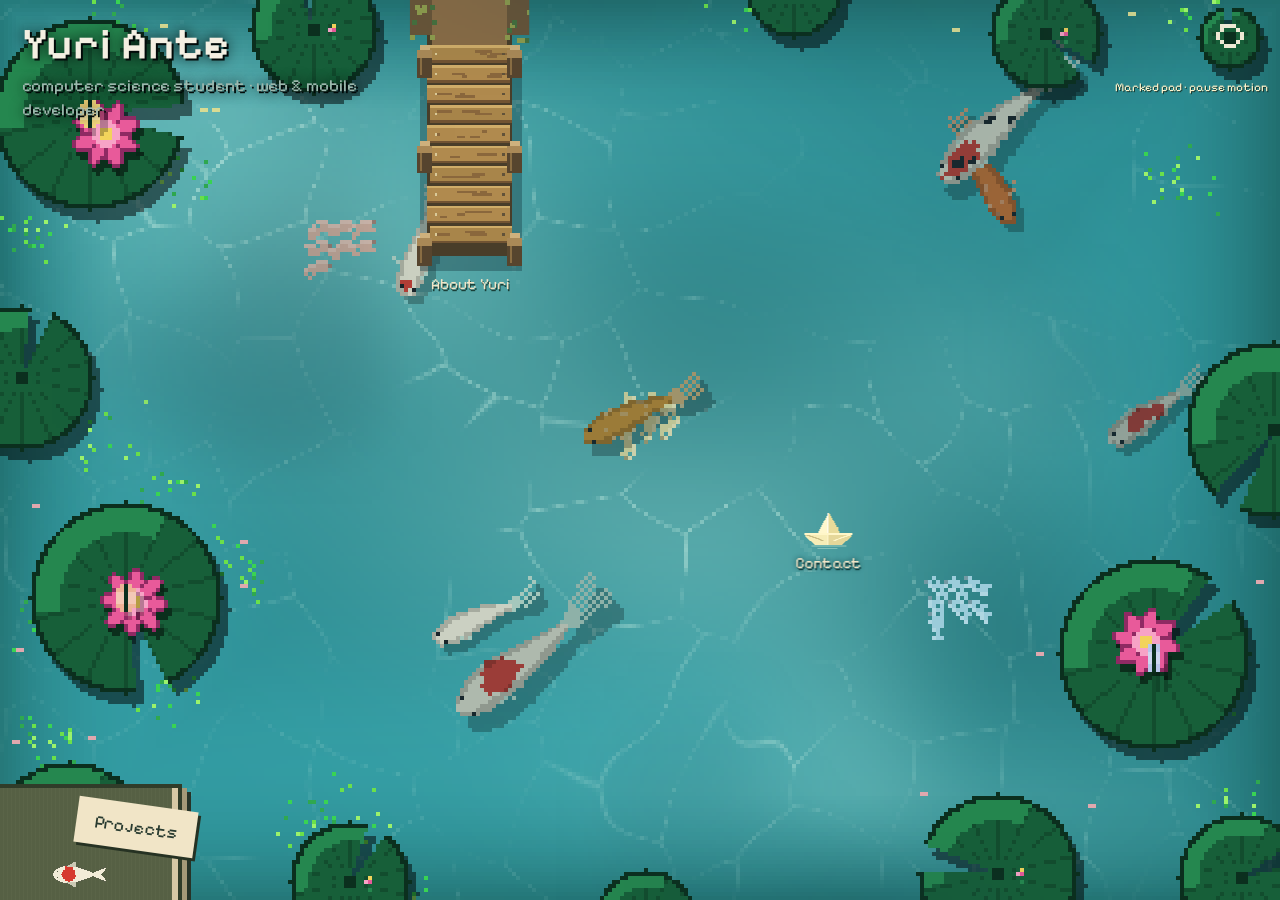
<file: index.html>
<!doctype html>
<html lang="en">
  <head>
    <meta charset="utf-8" />
    <meta name="viewport" content="width=device-width, initial-scale=1" />
    <meta http-equiv="refresh" content="0; url=koi-portfolio.html" />
    <title>Yuri Ante · Portfolio</title>
  </head>
  <body>
    <a href="koi-portfolio.html">Open Yuri Ante’s koi pond portfolio</a>
  </body>
</html>
</file>
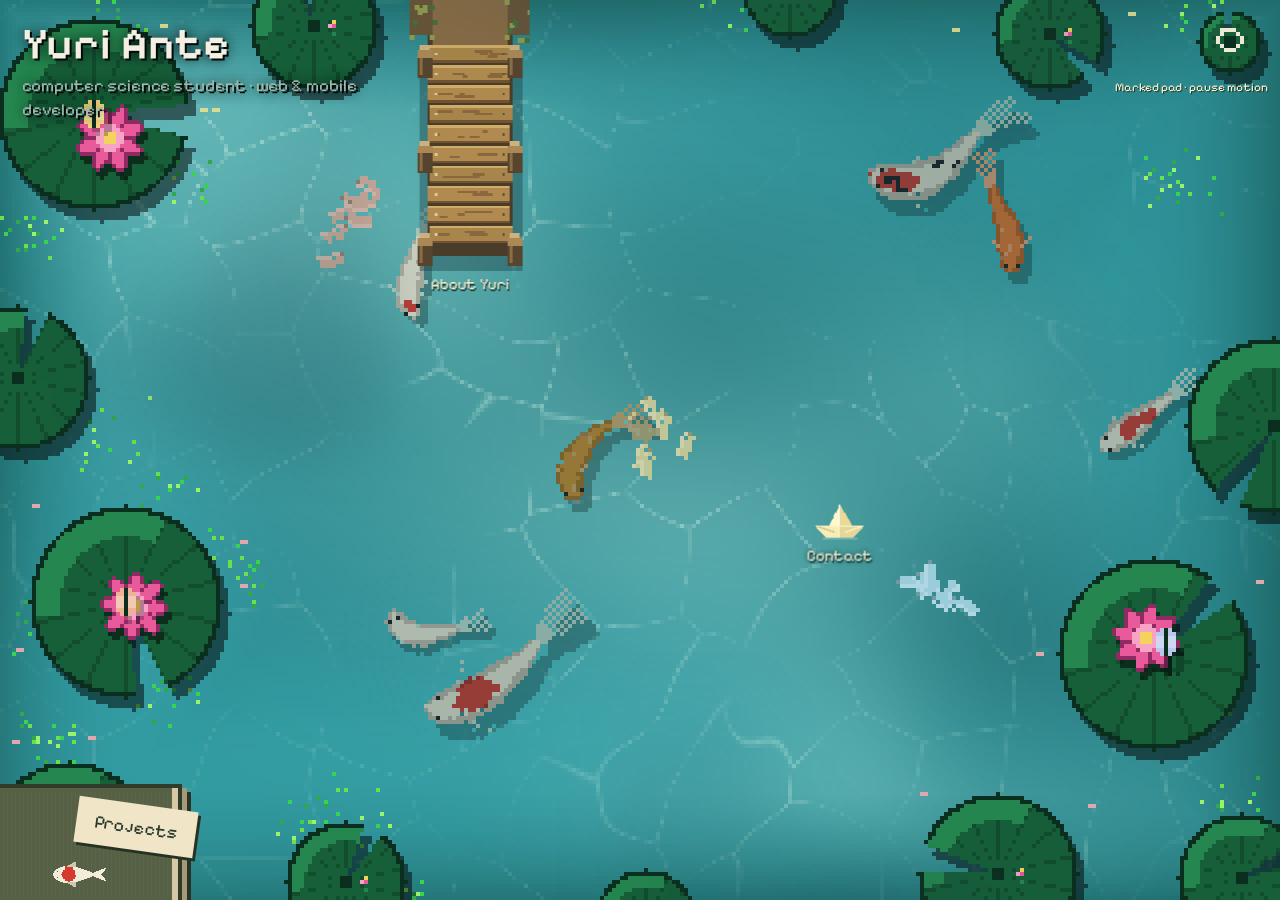
<file: koi-portfolio.html>
<!doctype html>
<html lang="en">
  <head>
    <meta charset="utf-8" />
    <meta name="viewport" content="width=device-width, initial-scale=1, viewport-fit=cover" />
    <title>Yuri Ante · Portfolio</title>
    <link rel="preconnect" href="https://fonts.googleapis.com" />
    <link rel="preconnect" href="https://fonts.gstatic.com" crossorigin />
    <link
      href="https://fonts.googleapis.com/css2?family=Pixelify+Sans:wght@400;600&display=swap"
      rel="stylesheet"
    />
    <link rel="stylesheet" href="styles/pond.css" />
  </head>
  <body>
    <canvas
      id="pond"
      role="img"
      aria-label="Interactive pixel-art koi pond. Click a koi to view its project, or click water to startle nearby fish and draw the koi back. Use the project picker for keyboard access."
    ></canvas>
    <header class="hdr"><h1 id="nm"></h1><p id="tg"></p></header>
    <div id="tip" role="status"></div>
    <button
      class="motion-control"
      id="motion"
      type="button"
      aria-pressed="false"
      aria-label="Still water — reduce motion"
      aria-describedby="pad-hint"
      ><span class="pad-label">Still water: <span id="motion-state">Off</span></span></button
    >
    <span id="pad-hint">Marked pad · pause motion</span>
    <button
      id="about-dock"
      class="garden-object"
      type="button"
      aria-label="About Yuri"
      aria-controls="about-board"
      aria-expanded="false"
      ><canvas id="dock-art" width="48" height="108" aria-hidden="true"></canvas
      ><span class="dock-name">About Yuri</span></button
    >
    <section id="about-board" aria-labelledby="about-title" hidden inert
      ><header
        ><div><p>Notes from the dock</p><h2 id="about-title" tabindex="-1">About Yuri</h2></div
        ><button id="about-back" type="button">Back to pond</button></header
      ><div id="about-content" tabindex="0" role="region" aria-label="About Yuri information"></div
      ><footer
        ><span class="resume-roll" aria-hidden="true"></span
        ><a class="paper-link" href="assets/yuri-ante-resume-public.pdf" download="Yuri-Ante-Resume-Public.pdf"
          >Download résumé</a
        ></footer
      ></section
    >
    <button
      id="contact-boat"
      class="garden-object"
      type="button"
      aria-label="Contact Yuri"
      aria-controls="book"
      ><canvas id="boat-art" width="56" height="44" aria-hidden="true"></canvas
      ><span class="boat-label">Contact</span></button
    >
    <div class="project-picker" id="picker">
      <button
        class="journal-trigger"
        id="index-toggle"
        type="button"
        aria-expanded="false"
        aria-controls="book"
        aria-label="Open project journal"
        ><span class="cover-bookmark">Projects</span
        ><canvas
          class="cover-emblem"
          id="cover-emblem"
          width="80"
          height="48"
          aria-hidden="true"
        ></canvas
        ><span class="cover-title" aria-hidden="true">POND<br />FIELD NOTES</span></button
      >
      <section id="book" aria-labelledby="page-title" hidden inert>
        <div id="book-cover" aria-hidden="true"
          ><span class="cover-bookmark">Projects</span
          ><canvas id="moving-emblem" width="80" height="48"></canvas
          ><span>POND<br />FIELD NOTES</span></div
        >
        <header class="book-heading"
          ><div
            ><div class="book-label"
              ><canvas id="page-emblem" width="80" height="48" aria-hidden="true"></canvas
              ><p id="page-kicker"></p></div
            ><h2 id="page-title" tabindex="-1"></h2></div
          ><button id="close-journal" type="button">Close journal</button></header
        >
        <div id="page-body" tabindex="0" role="region" aria-label="Journal content"></div>
        <div id="page-leaf" aria-hidden="true"></div>
        <footer class="book-footer"
          ><div class="book-tools"
            ><button id="contents" type="button">Contents</button
            ><span id="page-count" aria-live="off"></span></div
          ><nav aria-label="Journal pages"
            ><button id="previous" type="button">Previous project</button
            ><button id="next" type="button">Next project</button></nav
          ></footer
        >
      </section>
    </div>
    <p class="sr" id="hint"
      >Choose a koi to open its story. Tap water: nearby fish scatter, then koi return.</p
    >
    <div id="announcement" class="sr" role="status" aria-live="polite"></div>
    <noscript>This portfolio is an interactive pond and needs JavaScript.</noscript>
    <script src="scripts/pond.js"></script>
  </body>
</html>
</file>
<file: styles/pond.css>
:root {
  --ink: #f4efe2;
  --dim: #9db8ae;
  --bg: #04100f;
  --panel: #071a19;
  --line: #2a8a78;
  --shadow: #020a09;
  --pix: "Pixelify Sans", "Courier New", monospace;
  --paper: #f1e5c7;
  --paper-edge: #bda77b;
  --paper-ink: #293b30;
  --paper-dim: #59604a;
  --paper-rule: #b6a57f;
  --wood: #67482f;
  --wood-edge: #a17a4a;
  --wood-dark: #302b20;
}
* {
  box-sizing: border-box;
}
html,
body {
  height: 100%;
  margin: 0;
  overflow: hidden;
  background: var(--bg);
  color: var(--ink);
  font-family: var(--pix);
}
#pond {
  position: fixed;
  left: 0;
  top: 0;
  image-rendering: crisp-edges;
  image-rendering: pixelated;
  touch-action: manipulation;
  cursor: pointer;
}
.hdr {
  position: fixed;
  left: 0;
  top: 0;
  pointer-events: none;
  text-shadow:
    2px 2px 0 var(--shadow),
    0 0 14px var(--shadow);
  padding: calc(18px + env(safe-area-inset-top, 0px)) 22px 0
    calc(22px + env(safe-area-inset-left, 0px));
}
h1 {
  margin: 0;
  font-size: clamp(26px, 5vw, 44px);
  font-weight: 600;
  letter-spacing: 0.02em;
}
.hdr p {
  margin: 4px 0 0;
  color: var(--dim);
  font-size: clamp(13px, 2vw, 17px);
}
.hint {
  position: fixed;
  left: 0;
  right: 0;
  bottom: calc(16px + env(safe-area-inset-bottom, 0px));
  text-align: center;
  color: var(--dim);
  font-size: 15px;
  pointer-events: none;
  text-shadow: 2px 2px 0 var(--shadow);
  transition: opacity 1.2s;
}
.hint.done {
  opacity: 0.35;
}
#tip {
  position: fixed;
  z-index: 3;
  pointer-events: none;
  padding: 5px 9px;
  background: var(--panel);
  border: 2px solid var(--line);
  box-shadow: 3px 3px 0 var(--shadow);
  font-size: 14px;
  white-space: nowrap;
  opacity: 0;
  transition: opacity 0.12s;
}
#tip.on {
  opacity: 1;
}
#tip small {
  display: block;
  color: var(--dim);
  font-size: 11px;
}
.sr {
  position: absolute;
  width: 1px;
  height: 1px;
  overflow: hidden;
  clip: rect(0 0 0 0);
  white-space: nowrap;
  margin: 0;
  padding: 0;
}
@media (prefers-reduced-motion: reduce) {
  .hint,
  #tip {
    transition: none;
  }
}
/* Project UI stays at native resolution while the pond camera stays pixelated. */
button,
select,
a {
  font: inherit;
}
button,
select {
  min-height: 44px;
  border: 1px solid var(--line);
  border-radius: 0;
  background: var(--panel);
  color: var(--ink);
  padding: 10px 14px;
}
button {
  cursor: pointer;
}
button:hover {
  background: #12362e;
}
:focus-visible {
  outline: 3px solid #f2d35b;
  outline-offset: 4px;
}
[hidden] {
  display: none !important;
}
/* Pocket notebook: only its cover moves; the readable page remains flat. */
.project-picker {
  position: fixed;
  inset: 0;
  z-index: 4;
  pointer-events: none;
}
.project-picker button,
.pocket-sheet {
  pointer-events: auto;
}
.journal-trigger {
  position: absolute;
  left: -32px;
  bottom: -116px;
  width: 214px;
  height: 232px;
  transform: rotate(-8deg);
  transform-origin: bottom left;
  padding: 0;
  border: 4px solid #303c29;
  background: repeating-linear-gradient(90deg, transparent 0 3px, #d9dab008 3px 4px), #566044;
  color: var(--paper);
  box-shadow:
    inset 14px 0 #394532,
    inset -6px 0 #d6c8a5,
    5px 4px #a59978,
    9px 8px #273328;
  transition: transform 0.18s ease;
}
.journal-trigger:hover,
.journal-trigger:focus-visible {
  background-color: #626d4d;
  transform: rotate(-5deg) translateY(-12px);
}
.cover-bookmark {
  position: absolute;
  top: 16px;
  right: -18px;
  background: var(--paper);
  color: var(--paper-ink);
  padding: 12px 18px;
  box-shadow: 3px 3px #263223;
  font-size: 18px;
  transform: rotate(8deg);
}
.cover-emblem {
  position: absolute;
  width: 80px;
  height: 48px;
  left: 68px;
  top: 62px;
  image-rendering: pixelated;
}
.cover-title {
  position: absolute;
  left: 66px;
  top: 112px;
  font-size: 14px;
  letter-spacing: 0.1em;
  text-align: left;
}
.pocket-sheet {
  position: absolute;
  left: 24px;
  bottom: 112px;
  width: min(410px, calc(100vw - 48px));
  max-height: calc(100dvh - 144px);
  display: flex;
  flex-direction: column;
  background: var(--paper);
  color: var(--paper-ink);
  border: 3px solid var(--paper-edge);
  box-shadow:
    4px 0 #cdbb93,
    8px 4px #514d36,
    8px 8px #020a0966;
  transform: translateY(40px);
  opacity: 0;
  transition:
    transform 0.22s ease 0.28s,
    opacity 0.18s ease 0.32s;
  perspective: 1000px;
}
.pocket-sheet.is-open {
  transform: translateY(0);
  opacity: 1;
  transition-delay: 0s;
}
.pocket-cover {
  position: absolute;
  inset: -3px;
  z-index: 2;
  pointer-events: none;
  transform-origin: left center;
  background: repeating-linear-gradient(90deg, transparent 0 3px, #d9dab008 3px 4px), #566044;
  border: 4px solid #303c29;
  box-shadow: inset 12px 0 #394532;
  transform: rotateY(0);
  opacity: 1;
  transition:
    transform 0.26s ease,
    opacity 0.2s ease;
}
.pocket-cover::after {
  content: "POND FIELD NOTES";
  position: absolute;
  top: 36%;
  left: 22%;
  right: 15%;
  text-align: center;
  color: var(--paper);
  font-size: 26px;
  line-height: 1.5;
}
.is-open .pocket-cover {
  transform: rotateY(-100deg);
  opacity: 0;
  transition-delay: 0.2s;
}
.notebook-page {
  display: flex;
  flex-direction: column;
  min-height: 0;
  opacity: 0;
  transition: opacity 0.12s ease;
}
.is-open .notebook-page {
  opacity: 1;
  transition-delay: 0.3s;
}
.notebook-heading {
  padding: 16px 18px 12px 28px;
  border-bottom: 1px solid var(--paper-rule);
  display: flex;
  align-items: center;
  justify-content: space-between;
  gap: 12px;
}
.notebook-heading h2 {
  font-size: 24px;
  font-weight: 400;
  margin: 0;
}
.notebook-heading small {
  display: block;
  font-size: 12px;
  color: var(--paper-dim);
  margin-bottom: 4px;
  letter-spacing: 0.08em;
}
.notebook-heading button {
  min-height: 44px;
  background: transparent;
  color: var(--paper-ink);
  border: 1px solid var(--paper-rule);
  padding: 8px;
  font-size: 14px;
}
.notebook-heading button:hover {
  background: #dfd0ac;
}
.notebook-entries {
  overflow: auto;
  overscroll-behavior: contain;
  min-height: 0;
  padding: 8px 14px 8px 24px;
  background:
    linear-gradient(90deg, transparent 16px, #ab7d6855 16px 17px, transparent 17px),
    repeating-linear-gradient(0deg, transparent 0 27px, #b6a57f33 27px 28px);
  scrollbar-color: var(--paper-edge) var(--paper);
}
.index-choice {
  display: flex;
  width: 100%;
  align-items: center;
  gap: 8px;
  min-height: 52px;
  padding: 8px 4px;
  text-align: left;
  border: 0;
  border-bottom: 1px solid #b6a57f88;
  background: transparent;
  color: var(--paper-ink);
  font-size: 17px;
}
.index-choice:hover,
.index-choice[aria-current="true"] {
  background: #dfd0ac;
}
.pocket-sheet :focus-visible {
  outline: 3px solid #295e50;
  outline-offset: -3px;
}
.index-number {
  font-size: 12px;
  color: var(--paper-dim);
}
.index-choice canvas {
  width: 48px;
  height: 29px;
  image-rendering: pixelated;
  flex-shrink: 0;
}
.field-note {
  margin: 0;
  padding: 12px 18px 12px 28px;
  border-top: 1px solid var(--paper-rule);
  font-size: 13px;
  line-height: 1.4;
  color: var(--paper-dim);
}
.motion-control {
  position: fixed;
  z-index: 4;
  right: 28px;
  top: 24px;
  display: flex;
  align-items: center;
  gap: 10px;
  padding: 10px 12px;
  color: #fff1cf;
  border: 3px solid var(--wood-dark);
  font-size: 15px;
  background:
    repeating-linear-gradient(0deg, transparent 0 7px, #3b2e2428 7px 9px, transparent 9px 17px),
    var(--wood);
  box-shadow:
    inset 0 2px var(--wood-edge),
    4px 0 var(--wood-dark),
    -4px 0 var(--wood-dark),
    0 4px var(--wood-dark);
  text-shadow: 1px 2px var(--wood-dark);
}
.motion-control:hover {
  background-color: #735237;
  border-color: var(--wood-edge);
}
.motion-control span {
  white-space: nowrap;
  flex-shrink: 0;
}
.motion-state {
  background: var(--paper);
  color: var(--paper-ink);
  padding: 3px 6px;
  font-size: 12px;
  text-shadow: none;
  min-width: 28px;
}
.water-mark {
  position: relative;
  width: 24px;
  height: 16px;
  border: 2px solid currentColor;
  clip-path: polygon(
    0 25%,
    16% 25%,
    16% 0,
    84% 0,
    84% 25%,
    100% 25%,
    100% 75%,
    84% 75%,
    84% 100%,
    16% 100%,
    16% 75%,
    0 75%
  );
}
.water-mark::after {
  content: "";
  position: absolute;
  inset: 4px;
  border-top: 2px solid currentColor;
}
.motion-control[aria-pressed="true"] .water-mark {
  height: 2px;
  border: 0;
  background: currentColor;
  clip-path: none;
}
body.calm .journal-trigger,
body.calm .pocket-sheet,
body.calm .pocket-cover,
body.calm .notebook-page {
  transition: none;
}
body.calm .journal-trigger:hover,
body.calm .journal-trigger:focus-visible {
  transform: rotate(-8deg);
}
.project-view {
  position: fixed;
  inset: 0;
  z-index: 5;
  pointer-events: none;
}
.project-view button,
.project-view a,
.project-card {
  pointer-events: auto;
}
.back-button {
  position: absolute;
  left: 24px;
  top: 24px;
  padding: 10px 18px;
  color: #fff1cf;
  border: 3px solid var(--wood-dark);
  background:
    repeating-linear-gradient(0deg, transparent 0 7px, #3b2e241f 7px 9px, transparent 9px 17px),
    var(--wood);
  box-shadow:
    inset 0 2px var(--wood-edge),
    inset 0 -3px #493421,
    4px 0 var(--wood-dark),
    -4px 0 var(--wood-dark),
    0 4px var(--wood-dark);
  text-shadow: 1px 2px #30251c;
}
.back-button:hover {
  background-color: #735237;
  border-color: var(--wood-edge);
  box-shadow:
    inset 0 2px #c29b67,
    inset 0 -3px #493421,
    4px 0 var(--wood-dark),
    -4px 0 var(--wood-dark),
    0 4px var(--wood-dark);
}
.back-arrow {
  display: inline-block;
  width: 14px;
  height: 12px;
  margin-right: 10px;
  background: currentColor;
  clip-path: polygon(0 50%, 40% 0, 40% 32%, 100% 32%, 100% 68%, 40% 68%, 40% 100%);
  vertical-align: -1px;
}
.focus-caption {
  position: absolute;
  left: 6%;
  bottom: 20%;
  width: 36%;
  text-align: center;
  text-shadow: 2px 2px var(--shadow);
}
.eyebrow {
  color: var(--dim);
  font: 14px/1.5 var(--pix);
  letter-spacing: 0.08em;
  text-transform: uppercase;
  margin: 0 0 12px;
}
.focus-caption p {
  font-size: 20px;
  margin: 8px 0;
}
.project-card {
  position: absolute;
  right: 28px;
  top: 88px;
  bottom: 28px;
  width: min(480px, 46vw);
  display: flex;
  flex-direction: column;
  color: var(--paper-ink);
  background: repeating-linear-gradient(0deg, transparent 0 5px, #8c754c06 5px 6px), var(--paper);
  border: 0;
  box-shadow:
    4px 0 var(--paper-edge),
    -4px 0 var(--paper-edge),
    0 -4px var(--paper-edge),
    0 4px var(--paper-edge),
    8px 4px #544b36,
    4px 8px #544b36,
    10px 10px #020a0966;
  animation: reveal 0.3s ease-out;
}
.project-card::before {
  content: "";
  position: absolute;
  pointer-events: none;
  top: 0;
  bottom: 0;
  left: 14px;
  width: 1px;
  background: #aa806955;
}
.project-card::after {
  content: "";
  position: absolute;
  pointer-events: none;
  top: 20px;
  bottom: 20px;
  left: 4px;
  width: 4px;
  background: repeating-linear-gradient(
    0deg,
    transparent 0 24px,
    #9d8a653f 24px 28px,
    transparent 28px 32px
  );
}
.card-scroll {
  overflow: auto;
  overscroll-behavior: contain;
  padding: 24px 28px 28px 32px;
  flex: 1;
  min-height: 0;
  scrollbar-color: var(--paper-edge) var(--paper);
}
.journal-header {
  display: flex;
  align-items: center;
  justify-content: space-between;
  gap: 12px;
  padding-bottom: 16px;
  margin-bottom: 24px;
  border-bottom: 2px solid var(--paper-rule);
}
.journal-brand {
  display: flex;
  align-items: center;
  gap: 12px;
}
.journal-brand span {
  font-size: 14px;
  line-height: 1.2;
  letter-spacing: 0.06em;
  text-transform: uppercase;
}
#koi-emblem {
  width: 80px;
  height: 48px;
  image-rendering: pixelated;
  flex-shrink: 0;
}
.entry-tab {
  background: var(--paper-ink);
  color: var(--paper);
  padding: 8px;
  font-size: 13px;
  white-space: nowrap;
  box-shadow: 3px 3px var(--paper-edge);
}
.project-card .eyebrow {
  color: var(--paper-dim);
  font-size: 13px;
  letter-spacing: 0.05em;
}
.project-card h2 {
  font-size: clamp(28px, 3vw, 36px);
  line-height: 1.1;
  font-weight: 600;
  margin: 0 0 16px;
  overflow-wrap: anywhere;
}
.project-card .summary,
.project-card dl,
.project-card .detail,
.project-card .project-links {
  font: 18px/1.65 var(--pix);
  font-weight: 400;
}
.project-card :focus-visible {
  outline: 3px solid #295e50;
  outline-offset: 3px;
}
.summary {
  margin: 0 0 20px;
}
.project-card dl {
  margin: 24px 0;
  display: grid;
  gap: 16px;
}
.project-card dt {
  font-size: 13px;
  letter-spacing: 0.08em;
  text-transform: uppercase;
  color: var(--paper-dim);
}
.project-card dd {
  margin: 3px 0 0;
}
.detail {
  padding-top: 20px;
  border-top: 1px solid var(--paper-rule);
  margin: 0;
}
.screenshot-placeholder {
  position: relative;
  aspect-ratio: 16/9;
  display: grid;
  place-content: center;
  text-align: center;
  border: 8px solid #fff8e6;
  outline: 1px solid #c6b58d;
  background: #ded5bb;
  color: var(--paper-dim);
  gap: 8px;
  padding: 16px;
  box-shadow: 3px 4px #b4a17a55;
}
.screenshot-placeholder span {
  font-size: 20px;
  color: var(--paper-ink);
}
.screenshot-placeholder small {
  font: 14px/1.5 var(--pix);
}
.photo-corner {
  position: absolute;
  width: 16px;
  height: 16px;
  border: 0 solid #89724c;
  pointer-events: none;
}
.photo-corner:nth-of-type(1) {
  top: -10px;
  left: -10px;
  border-top-width: 5px;
  border-left-width: 5px;
}
.photo-corner:nth-of-type(2) {
  top: -10px;
  right: -10px;
  border-top-width: 5px;
  border-right-width: 5px;
}
.photo-corner:nth-of-type(3) {
  bottom: -10px;
  left: -10px;
  border-bottom-width: 5px;
  border-left-width: 5px;
}
.photo-corner:nth-of-type(4) {
  bottom: -10px;
  right: -10px;
  border-bottom-width: 5px;
  border-right-width: 5px;
}
.project-links {
  display: flex;
  gap: 16px;
  margin-top: 20px;
}
.project-links a {
  color: var(--paper-ink);
  text-underline-offset: 4px;
}
.project-navigation {
  padding: 12px 20px 12px 28px;
  border-top: 1px solid var(--paper-rule);
  display: flex;
  align-items: center;
  justify-content: space-between;
  gap: 8px;
  background: #e9dab7;
}
.project-navigation button {
  position: relative;
  color: var(--paper-ink);
  background: transparent;
  border: 0;
  border-bottom: 2px solid var(--paper-rule);
  padding: 10px 8px;
  font-size: 16px;
}
.project-navigation button:hover {
  background: #dbc79d;
  border-color: var(--paper-ink);
}
#previous::before,
#next::after {
  content: "";
  display: inline-block;
  border: 5px solid transparent;
  vertical-align: 0;
}
#previous::before {
  border-right-color: currentColor;
  margin-right: 8px;
  border-left: 0;
}
#next::after {
  border-left-color: currentColor;
  margin-left: 8px;
  border-right: 0;
}
.project-count {
  color: var(--paper-dim);
  font-size: 14px;
  white-space: nowrap;
}
body.project-open .hdr,
body.project-open .hint,
body.project-open .project-picker {
  visibility: hidden;
}
@keyframes reveal {
  from {
    opacity: 0;
    transform: translateY(8px);
  }
  to {
    opacity: 1;
    transform: translateY(0);
  }
}
body.calm .project-card {
  animation: none;
}
body.calm .hint,
body.calm #tip {
  transition: none;
}
@media (max-width: 700px) {
  .hdr {
    padding: 20px 16px;
  }
  .hdr p {
    max-width: 230px;
    line-height: 1.4;
  }
  .journal-trigger {
    left: -32px;
    bottom: -126px;
    width: 188px;
    height: 220px;
  }
  .cover-bookmark {
    font-size: 16px;
    padding: 10px 14px;
  }
  .cover-emblem {
    left: 62px;
    top: 62px;
    width: 64px;
    height: 38px;
  }
  .pocket-sheet {
    left: 16px;
    bottom: calc(108px + env(safe-area-inset-bottom));
    width: calc(100vw - 32px);
    max-height: calc(100dvh - 184px - env(safe-area-inset-bottom));
  }
  .notebook-heading {
    padding: 12px 12px 10px 24px;
  }
  .notebook-heading h2 {
    font-size: 20px;
  }
  .notebook-heading small {
    font-size: 10px;
    letter-spacing: 0.04em;
  }
  .notebook-heading button {
    font-size: 12px;
    padding: 6px;
    white-space: nowrap;
  }
  .notebook-entries {
    padding: 6px 10px 6px 22px;
  }
  .index-choice {
    font-size: 15px;
    gap: 6px;
    min-height: 50px;
  }
  .index-choice canvas {
    width: 40px;
    height: 24px;
  }
  .field-note {
    padding: 10px 14px 10px 24px;
    font-size: 12px;
  }
  .motion-control {
    right: 16px;
    top: 106px;
    font-size: 12px;
    padding: 6px;
    gap: 6px;
    min-height: 44px;
  }
  .water-mark {
    width: 18px;
    height: 12px;
  }
  .motion-state {
    font-size: 11px;
    padding: 3px;
  }
  body.project-open .motion-control {
    top: 12px;
  }
  body.index-open .motion-control {
    top: 12px;
  }
  body.index-open .hdr {
    visibility: hidden;
  }
  .back-button {
    left: 16px;
    top: 12px;
    font-size: 14px;
    padding: 8px;
  }
  .back-arrow {
    width: 10px;
    margin-right: 6px;
  }
  .project-card {
    left: 16px;
    right: 16px;
    top: clamp(180px, 34dvh, 280px);
    bottom: 16px;
    width: auto;
  }
  .card-scroll {
    padding: 20px 20px 24px 28px;
  }
  .project-card h2 {
    font-size: 28px;
  }
  .project-card .summary,
  .project-card dl,
  .project-card .detail,
  .project-card .project-links {
    font-size: 17px;
  }
  .journal-header {
    gap: 8px;
    margin-bottom: 20px;
    padding-bottom: 12px;
  }
  .journal-brand {
    gap: 8px;
  }
  .journal-brand span {
    font-size: 12px;
  }
  #koi-emblem {
    width: 56px;
    height: 34px;
  }
  .entry-tab {
    font-size: 12px;
    padding: 6px;
  }
  .focus-caption {
    display: none;
  }
  .project-navigation {
    padding: 10px 12px 10px 20px;
  }
  .project-navigation button {
    font-size: 14px;
  }
}
@media (prefers-reduced-motion: reduce) {
  .project-card {
    animation: none;
  }
  .journal-trigger,
  .pocket-sheet,
  .pocket-cover,
  .notebook-page {
    transition: none;
  }
  .journal-trigger:hover,
  .journal-trigger:focus-visible {
    transform: rotate(-8deg);
  }
}
/* Unified journal and its bounded lily-pad switch. */
.journal-trigger,
.journal-trigger:hover,
.journal-trigger:focus-visible,
body.calm .journal-trigger:hover,
body.calm .journal-trigger:focus-visible {
  transform: none;
}
.journal-trigger:hover,
.journal-trigger:focus-visible {
  translate: 0 0;
}
body.book-visible .journal-trigger {
  visibility: hidden;
  translate: 0 0;
}
body.project-open .project-picker {
  visibility: visible;
}
#book {
  position: absolute;
  right: 24px;
  top: 104px;
  bottom: 24px;
  width: min(510px, 48vw);
  display: flex;
  flex-direction: column;
  pointer-events: auto;
  transform-origin: top left;
  background: var(--paper);
  color: var(--paper-ink);
  border: 3px solid var(--paper-edge);
  box-shadow:
    5px 4px #a59978,
    9px 8px #273328;
  isolation: isolate;
}
#book-cover {
  position: absolute;
  inset: -3px;
  z-index: 5;
  pointer-events: none;
  transform-origin: left;
  background: repeating-linear-gradient(90deg, transparent 0 3px, #d9dab008 3px 4px), #566044;
  border: 4px solid #303c29;
  box-shadow:
    inset 14px 0 #394532,
    inset -6px 0 #d6c8a5;
  backface-visibility: hidden;
}
#book-cover > span:last-child {
  position: absolute;
  top: 48%;
  left: 30%;
  font-size: 24px;
  letter-spacing: 0.08em;
  color: var(--paper);
}
#moving-emblem {
  position: absolute;
  top: 26%;
  left: 30%;
  width: 40%;
  height: auto;
  image-rendering: pixelated;
}
.book-heading {
  flex: 0 0 88px;
  min-height: 88px;
  padding: 12px 16px 8px 24px;
  display: flex;
  justify-content: space-between;
  align-items: center;
  gap: 12px;
  border-bottom: 1px solid var(--paper-rule);
}
.book-heading > div {
  min-width: 0;
}
.book-heading h2 {
  font-size: 24px;
  line-height: 1.1;
  margin: 0;
  overflow-wrap: anywhere;
  font-weight: 400;
}
.book-heading p {
  font-size: 12px;
  color: var(--paper-dim);
  margin: 0;
}
.book-label {
  display: flex;
  align-items: center;
  gap: 6px;
  margin-bottom: 4px;
  min-height: 20px;
}
#page-emblem {
  width: 32px;
  height: 20px;
  image-rendering: pixelated;
  flex-shrink: 0;
}
#page-leaf {
  position: absolute;
  right: 0;
  top: 90px;
  bottom: 86px;
  width: 40px;
  background: linear-gradient(90deg, #e9dab7, #fff8e6);
  opacity: 0;
  pointer-events: none;
  transform-origin: right;
  z-index: 2;
}
#book button {
  color: var(--paper-ink);
  background: transparent;
  border-color: var(--paper-rule);
}
#book button:hover {
  background: #dfd0ac;
}
#book button:disabled {
  opacity: 0.4;
  cursor: default;
}
#book :focus-visible {
  outline: 3px solid #295e50;
  outline-offset: -3px;
}
#close-journal {
  font-size: 13px;
  padding: 6px;
  flex-shrink: 0;
  max-width: 76px;
}
#page-body,
#measure-page {
  font: 18px/1.5 var(--pix);
  padding: 12px 20px 0 24px;
  overflow: hidden;
  background:
    linear-gradient(90deg, transparent 14px, #ab7d6855 14px 15px, transparent 15px),
    repeating-linear-gradient(0deg, transparent 0 26px, #b6a57f22 26px 27px);
}
#page-body {
  flex: 1;
  min-height: 0;
}
#measure-page {
  position: absolute;
  visibility: hidden;
  pointer-events: none;
  left: 0;
  top: 0;
  box-sizing: border-box;
}
.page-paragraph {
  margin: 0 0 12px;
  overflow-wrap: anywhere;
}
.page-photo {
  margin: 0 0 12px;
  border: 6px solid #fff8e6;
  outline: 1px solid var(--paper-edge);
  display: flex;
  flex-direction: column;
  align-items: center;
  justify-content: center;
  gap: 6px;
  text-align: center;
  background: #ded5bb;
  font-size: 17px;
}
/* Screenshots retain their original aspect ratio and smooth image rendering. */
.page-photo {
  position: relative;
  padding: 8px;
}
.page-photo::before,
.page-photo::after {
  content: "";
  position: absolute;
  width: 14px;
  height: 14px;
  border: solid #bca779;
  pointer-events: none;
}
.page-photo::before {
  left: -6px;
  top: -6px;
  border-width: 4px 0 0 4px;
}
.page-photo::after {
  right: -6px;
  bottom: -6px;
  border-width: 0 4px 4px 0;
}
.page-photo img {
  display: block;
  width: 100%;
  height: auto;
  image-rendering: auto;
}
.page-photo p {
  margin: 4px 0;
  font-size: 16px;
}
#page-body > .paper-link {
  margin-bottom: 14px;
}
.page-photo small {
  font-size: 13px;
}
#page-body .index-choice,
#measure-page .index-choice {
  font-size: 17px;
  min-height: 48px;
  margin: 0;
  padding: 6px 0;
  line-height: 1.25;
}
.book-footer {
  flex-shrink: 0;
  padding: 6px 14px 8px 22px;
  border-top: 1px solid var(--paper-rule);
  background: #e9dab7;
  font-size: 13px;
}
.book-tools {
  display: flex;
  align-items: center;
  justify-content: space-between;
}
.book-footer nav {
  display: flex;
  justify-content: space-between;
  gap: 8px;
}
.book-footer button {
  font-size: 14px;
  padding: 6px 8px;
  min-height: 44px;
  border: 0;
}
.book-tools button {
  min-height: 32px;
}
.motion-control {
  width: 146px;
  height: 78px;
  right: 24px;
  top: 12px;
  border: 0;
  box-shadow: none;
  background: none !important;
  text-shadow: none;
  color: #fff4d4;
  display: flex;
  flex-wrap: wrap;
  align-content: center;
  justify-content: center;
  gap: 4px 8px;
  animation: pad-drift 12s ease-in-out infinite;
  isolation: isolate;
}
.motion-control::before {
  content: "";
  position: absolute;
  inset: 0;
  z-index: -1;
  background:
    repeating-conic-gradient(from 10deg at 50% 60%, #23472d 0deg 2deg, transparent 2deg 48deg),
    #386344;
  box-shadow: inset 0 -8px #203f29;
  clip-path: polygon(
    8% 20%,
    22% 8%,
    44% 0,
    70% 5%,
    86% 18%,
    65% 44%,
    96% 33%,
    100% 58%,
    89% 82%,
    64% 100%,
    30% 94%,
    8% 75%,
    0 48%
  );
}
.motion-control:hover::before {
  background-color: #416e4b;
}
.motion-control:hover,
.motion-control:focus-within,
.motion-control:active,
.motion-control.held {
  animation-play-state: paused;
}
.motion-control .water-mark {
  display: none;
}
.motion-state {
  background: #f1e5c7;
}
@keyframes pad-drift {
  0%,
  100% {
    transform: translate(0, 0) rotate(-2deg);
  }
  50% {
    transform: translate(-6px, 4px) rotate(2deg);
  }
}
body.calm .motion-control {
  animation: none;
}
@media (max-width: 700px) {
  #book {
    left: 16px;
    right: 16px;
    top: 148px;
    bottom: max(16px, env(safe-area-inset-bottom));
    width: auto;
  }
  .book-heading {
    padding: 8px 10px 8px 20px;
    flex-basis: 88px;
  }
  .book-heading h2 {
    font-size: 23px;
  }
  #page-body,
  #measure-page {
    font-size: 17px;
    padding: 8px 14px 0 20px;
  }
  .book-footer {
    padding: 4px 10px 6px 16px;
  }
  .book-footer button {
    font-size: 13px;
  }
  .motion-control,
  body.project-open .motion-control {
    top: 8px;
    right: 14px;
    width: 132px;
    height: 70px;
  }
  .hdr p {
    max-width: 150px;
  }
  body.book-visible .hdr {
    visibility: hidden;
  }
  @keyframes pad-drift {
    0%,
    100% {
      transform: translate(0, 0);
    }
    50% {
      transform: translate(-3px, 2px);
    }
  }
}
@media (max-height: 480px) {
  #book {
    top: 84px;
    bottom: 12px;
    width: min(460px, 58vw);
    left: auto;
    right: 16px;
  }
  .book-heading {
    flex-basis: 66px;
    min-height: 66px;
  }
  .book-heading h2 {
    font-size: 20px;
  }
  .book-footer {
    display: flex;
    align-items: center;
    justify-content: space-between;
    gap: 6px;
    padding: 2px 8px;
  }
  .book-tools {
    gap: 8px;
  }
  .book-footer nav {
    gap: 4px;
  }
  .book-footer button {
    font-size: 12px;
    padding: 4px;
  }
  .book-footer #page-count {
    font-size: 11px;
  }
  #page-body,
  #measure-page {
    padding-top: 4px;
  }
}
@media (prefers-reduced-motion: reduce) {
  .motion-control {
    animation: none;
  }
  .journal-trigger:hover,
  .journal-trigger:focus-visible {
    translate: none;
  }
}
body.calm .journal-trigger:hover,
body.calm .journal-trigger:focus-visible {
  translate: none;
}
/* Accessible hit target aligned to the canvas pad, with no separate artwork. */
#page-body {
  overflow-y: auto;
  overscroll-behavior: contain;
  scrollbar-color: #8d9672 #efe3c6;
  padding-bottom: 18px;
}
#motion.motion-control,
body.project-open #motion {
  position: fixed;
  right: auto;
  bottom: auto;
  min-width: 44px;
  min-height: 44px;
  margin: 0;
  padding: 0;
  background: transparent !important;
  border: 0;
  border-radius: 50%;
  box-shadow: none;
  animation: none;
  transform: none;
  z-index: 30;
  overflow: visible;
}
#motion::before,
#motion::after {
  display: none;
}
#motion:focus-visible {
  outline: 3px solid #fff3cb;
  outline-offset: 3px;
  box-shadow: 0 0 0 6px #284f3b;
}
#motion .pad-label {
  position: absolute;
  right: 0;
  top: 100%;
  white-space: nowrap;
  background: #efe3c6;
  color: #273c2e;
  font: 16px/1.4 var(--pix);
  padding: 3px 7px;
  border: 2px solid #57694b;
  opacity: 0;
  pointer-events: none;
}
#motion:hover .pad-label,
#motion:focus-visible .pad-label {
  opacity: 1;
}
#pad-hint {
  position: fixed;
  right: 12px;
  top: 80px;
  font: 12px/1.3 var(--pix);
  color: #fff3cb;
  text-shadow: 1px 1px #183a32;
  pointer-events: none;
  z-index: 5;
}
body.book-visible #pad-hint {
  visibility: hidden;
}
@media (max-width: 700px) {
  #pad-hint {
    top: 114px;
    font-size: 11px;
  }
}
/* Garden objects remain in the foreground; their semantic targets move with them. */
.garden-object {
  position: fixed;
  z-index: 3;
  padding: 0;
  border: 0;
  background: transparent !important;
  box-shadow: none;
  color: var(--paper);
  text-shadow: 1px 2px #243d34;
}
.garden-object:focus-visible {
  outline: 3px solid #fff0ab;
  outline-offset: 5px;
}
#about-dock {
  left: 0;
  top: 42%;
  width: 142px;
  height: 104px;
  background: repeating-linear-gradient(0deg, #865d38 0 15px, #493e2c 15px 18px) !important;
  border: 4px solid #483e2b;
  border-left: 0;
  box-shadow: 5px 6px #173e3f88;
}
#about-dock::before {
  content: "";
  position: absolute;
  inset: 7px 12px;
  background: repeating-linear-gradient(
    0deg,
    transparent 0 7px,
    #d1ac6922 7px 9px,
    transparent 9px 18px
  );
  border-left: 4px solid #b18e5b;
  border-right: 4px solid #b18e5b;
  pointer-events: none;
}
.dock-name {
  position: relative;
  display: block;
  background: #4b4630;
  border: 2px solid #baa471;
  padding: 6px;
  font-size: 18px;
  margin: 0 8px;
}
#about-dock:hover .dock-name,
#about-dock:focus-visible .dock-name {
  background: #666244;
  border-color: #f1d6a0;
}
.dock-ribbon {
  position: absolute;
  right: 11px;
  top: -18px;
  width: 10px;
  height: 29px;
  background: #c99d8b;
  clip-path: polygon(0 0, 100% 0, 100% 100%, 50% 80%, 0 100%);
  transform-origin: top;
  animation: ribbon-breeze 5s ease-in-out infinite;
}
#about-dock:hover .dock-ribbon,
#about-dock:focus-visible .dock-ribbon {
  translate: 0 -3px;
}
#contact-boat {
  right: 20%;
  bottom: 92px;
  width: 114px;
  height: 88px;
  animation: boat-drift 13s ease-in-out infinite;
}
#contact-boat canvas {
  width: 112px;
  height: 64px;
  image-rendering: pixelated;
  display: block;
}
.boat-label {
  display: block;
  font-size: 18px;
  margin-top: -3px;
  text-shadow:
    1px 2px #123f40,
    0 0 5px #123f40;
}
#contact-boat:hover,
#contact-boat:focus-within,
#contact-boat.held {
  animation-play-state: paused;
}
body.book-visible .garden-object {
  visibility: hidden;
}
@keyframes boat-drift {
  0%,
  100% {
    transform: translate(0, 0) rotate(-2deg);
  }
  50% {
    transform: translate(-8px, -5px) rotate(2deg);
  }
}
@keyframes ribbon-breeze {
  0%,
  100% {
    transform: rotate(-8deg);
  }
  50% {
    transform: rotate(9deg);
  }
}

#book {
  bottom: max(76px, calc(64px + env(safe-area-inset-bottom)));
}
.journal-trigger {
  bottom: -76px;
}
.personal-heading {
  font-size: 21px;
  font-weight: 400;
  margin: 24px 0 8px;
  border-bottom: 1px solid var(--paper-rule);
}
.personal-meta {
  color: #59604a;
  font-size: 16px;
  margin: 0 0 12px;
}
.contact-links {
  display: flex;
  flex-wrap: wrap;
  gap: 12px;
  margin: 20px 0;
}
.paper-link {
  display: inline-flex;
  align-items: center;
  min-height: 44px;
  padding: 9px 12px;
  background: #e4d4ad;
  border: 2px solid #a99a72;
  color: #24493c;
  text-decoration: underline;
  text-underline-offset: 3px;
  overflow-wrap: anywhere;
}
.resume-note {
  padding: 12px;
  border: 1px solid var(--paper-edge);
  background: #f8edcf;
  margin: 20px 0;
}
.resume-note summary {
  cursor: pointer;
  min-height: 44px;
  display: flex;
  align-items: center;
  gap: 12px;
  list-style: none;
}
.resume-note summary::before {
  content: "";
  width: 35px;
  height: 24px;
  background: #ddd0aa;
  border: 3px solid #ad9768;
  box-shadow:
    inset 5px 0 #faf1d7,
    inset -5px 0 #faf1d7;
  flex-shrink: 0;
}
.resume-note[open] summary::before {
  animation: unroll 0.24s ease-out;
}
@keyframes unroll {
  from {
    scale: 0.55 1;
  }
  to {
    scale: 1 1;
  }
}
body.calm .garden-object,
body.calm .dock-ribbon {
  animation-play-state: paused;
}
body.calm .resume-note[open] summary::before {
  animation: none;
}
@media (max-width: 700px) {
  #about-dock {
    width: 102px;
    height: 82px;
    top: 36%;
  }
  .dock-name {
    font-size: 16px;
    margin: 0 4px;
    padding: 6px 2px;
  }
  #contact-boat {
    right: 20px;
    bottom: 170px;
    width: 98px;
    height: 78px;
  }
  #contact-boat canvas {
    width: 98px;
    height: 56px;
  }
  .boat-label {
    font-size: 17px;
  }
  .journal-trigger {
    bottom: -80px;
  }
  #book {
    bottom: 76px;
  }
}
@media (max-height: 480px) {
  #about-dock {
    top: 38%;
    width: 100px;
    height: 70px;
  }
  #contact-boat {
    bottom: 75px;
  }
  #book {
    bottom: 70px;
  }
}
@media (prefers-reduced-motion: reduce) {
  .garden-object,
  .dock-ribbon {
    animation-play-state: paused !important;
  }
  .resume-note[open] summary::before {
    animation: none !important;
  }
}

.envelope-note {
  width: 68px;
  height: 40px;
  border: 3px solid #ad9d7b;
  background: #e4d4b1;
  position: relative;
  margin: 25px 0 20px;
  box-shadow: 3px 3px #cabd97;
}
.envelope-note::before {
  content: "";
  position: absolute;
  left: -3px;
  right: -3px;
  top: -27px;
  height: 28px;
  background: #f8edcf;
  clip-path: polygon(0 100%, 50% 0, 100% 100%);
  transform-origin: bottom;
  animation: envelope-open 0.3s ease-out;
}
.envelope-note::after {
  content: "";
  position: absolute;
  inset: 8px 15px 0;
  background: repeating-linear-gradient(0deg, #f7ecd0 0 5px, #b4b291 5px 6px);
}
@keyframes envelope-open {
  from {
    transform: scaleY(-1);
  }
  to {
    transform: scaleY(1);
  }
}
body.calm .envelope-note::before {
  animation: none;
}
@media (prefers-reduced-motion: reduce) {
  .envelope-note::before {
    animation: none;
  }
}
/* Shore dock and its independent reading board. */
.hdr {
  max-width: 30vw;
}
.hdr p {
  line-height: 1.4;
}
#about-dock {
  left: 32%;
  top: 0;
  width: 96px;
  height: 216px;
  border: 0;
  background: transparent !important;
  box-shadow: none;
}
#about-dock::before {
  display: none;
}
#dock-art {
  width: 100%;
  height: 100%;
  image-rendering: pixelated;
  display: block;
}
#about-dock .dock-name {
  position: absolute;
  left: 50%;
  top: 100%;
  bottom: auto;
  transform: translateX(-50%);
  white-space: nowrap;
  margin: 0;
  padding: 4px 6px;
  border: 0;
  background: transparent;
  font-size: 17px;
  text-shadow: 1px 2px #183f38;
}
#about-dock:hover .dock-name,
#about-dock:focus-visible .dock-name {
  background: transparent;
  color: #fff4be;
}
body.book-visible #about-dock {
  visibility: visible;
}
#contact-boat {
  left: 0;
  top: 0;
  right: auto !important;
  bottom: auto !important;
  width: 84px;
  height: 82px;
  animation: none !important;
  transform: none;
  will-change: transform;
  transition: none;
}
#contact-boat canvas {
  width: 84px;
  height: 66px;
}
.boat-label {
  margin-top: -1px;
}
body.book-visible #contact-boat {
  visibility: visible;
}
#contact-boat[hidden] {
  display: none !important;
}
#about-board {
  position: fixed;
  left: calc(32% + 104px);
  right: 24px;
  top: 124px;
  bottom: max(76px, calc(64px + env(safe-area-inset-bottom)));
  z-index: 5;
  display: flex;
  flex-direction: column;
  background: var(--paper);
  color: var(--paper-ink);
  border: 9px solid #795934;
  box-shadow:
    inset 0 0 0 2px #c4ad75,
    4px 5px #34483aaa;
  isolation: isolate;
}
#about-board::before {
  content: "";
  position: absolute;
  left: -25px;
  top: 21px;
  width: 18px;
  height: 12px;
  background: #946f43;
  border-block: 3px solid #533f29;
  z-index: -1;
  transform-origin: left;
}
#about-board.opening::before {
  animation: board-brace 0.3s ease-out;
}
@keyframes board-brace {
  from {
    transform: scaleX(0);
  }
  to {
    transform: scaleX(1);
  }
}
#about-board header {
  display: flex;
  align-items: center;
  justify-content: space-between;
  gap: 12px;
  padding: 12px 18px;
  border-bottom: 1px solid #b5a177;
  flex-shrink: 0;
}
#about-board header p {
  margin: 0 0 4px;
  font-size: 13px;
  color: #64704e;
}
#about-board h2 {
  margin: 0;
  font-size: 28px;
  font-weight: 400;
}
#about-back {
  background: #665036;
  border: 2px solid #aa9060;
  color: #fff1d1;
  font-size: 15px;
  min-height: 44px;
  padding: 8px;
}
#about-content {
  font: 18px/1.5 var(--pix);
  overflow-y: auto;
  overscroll-behavior: contain;
  padding: 18px;
  min-height: 0;
  flex: 1;
  scrollbar-color: #8d9672 #efe3c6;
}
#about-board footer {
  display: flex;
  align-items: center;
  gap: 14px;
  padding: 10px 18px;
  border-top: 1px solid #b5a177;
  flex-shrink: 0;
}
.resume-roll {
  width: 35px;
  height: 24px;
  background: #e0cf9f;
  border: 3px solid #ad9768;
  box-shadow:
    inset 5px 0 #faf1d7,
    inset -5px 0 #faf1d7;
}
#about-board :focus-visible {
  outline: 3px solid #285f51;
  outline-offset: 2px;
}
body.about-open .hdr {
  visibility: hidden;
}
body.about-open #about-dock {
  filter: brightness(1.1);
}
@media (max-width: 700px) {
  .hdr {
    max-width: 145px;
    padding-left: 14px;
  }
  .hdr h1 {
    max-width: 120px;
    font-size: 27px;
  }
  .hdr p {
    max-width: 125px;
    font-size: 12px;
  }
  #about-dock {
    left: 46%;
    width: 72px;
    height: 162px;
  }
  #about-dock .dock-name {
    font-size: 14px;
    bottom: auto;
    left: 50%;
    padding: 2px;
  }
  #contact-boat {
    width: 64px;
    height: 66px;
  }
  #contact-boat canvas {
    width: 64px;
    height: 50px;
  }
  #about-board {
    left: 16px;
    right: 16px;
    top: 182px;
    bottom: 76px;
    border-width: 6px;
  }
  #about-board::before {
    left: 56%;
    top: -28px;
    width: 10px;
    height: 23px;
    border: 0;
  }
  #about-board header {
    padding: 8px 10px;
  }
  #about-board h2 {
    font-size: 24px;
  }
  #about-content {
    font-size: 17px;
    padding: 12px;
  }
  #about-board footer {
    padding: 7px 10px;
  }
  #about-back {
    max-width: 86px;
    font-size: 14px;
  }
}
@media (max-height: 480px) {
  #about-dock {
    width: 64px;
    height: 144px;
    left: 30%;
  }
  .hdr {
    max-width: 28%;
  }
  #about-board {
    left: calc(30% + 74px);
    right: 16px;
    top: 88px;
    bottom: 70px;
  }
  #about-content {
    padding: 10px;
  }
  #about-board header {
    padding: 6px 10px;
  }
  #about-board h2 {
    font-size: 22px;
  }
  #about-board footer {
    padding: 4px 10px;
  }
}
@media (prefers-reduced-motion: reduce) {
  #about-board.opening::before {
    animation: none;
  }
}
body.calm #about-board.opening::before {
  animation: none;
}
@media (max-width: 700px) {
  #pad-hint {
    top: 86px;
    right: 12px;
    width: 85px;
    text-align: right;
    font-size: 11px;
  }
}
/* Object artwork follows the same PXS * U scale as the koi and lily pads.
   Accessible targets and labels have independent readable CSS-pixel minimums. */
#about-dock {
  left: 0;
  top: 0;
  width: var(--dock-width);
  height: var(--dock-height);
  transition: none;
  will-change: transform;
}
#about-dock .dock-name {
  font-size: var(--object-label-size);
}
#contact-boat {
  width: var(--boat-hit-width);
  height: var(--boat-hit-height);
  min-width: 44px;
  min-height: 44px;
}
#contact-boat canvas {
  position: absolute;
  left: 50%;
  top: 50%;
  transform: translate(-50%, -50%);
  width: var(--boat-art-width);
  height: var(--boat-art-height);
}
#contact-boat .boat-label {
  position: absolute;
  left: 50%;
  top: calc(50% + var(--boat-art-height) / 2 + 3px);
  transform: translateX(-50%);
  font-size: var(--object-label-size);
  line-height: 1.2;
  white-space: nowrap;
  margin: 0;
}
#book {
  bottom: max(20px, env(safe-area-inset-bottom));
}
#about-board {
  left: var(--board-left);
  top: var(--board-top);
  bottom: max(20px, env(safe-area-inset-bottom));
  max-width: 760px;
}
.journal-trigger {
  bottom: -116px;
}
@media (max-width: 700px) {
  #about-board {
    left: 16px;
    right: 16px;
  }
  #about-board::before {
    left: var(--board-brace-left);
  }
  .journal-trigger {
    bottom: -126px;
  }
  #book,
  #about-board {
    bottom: max(16px, env(safe-area-inset-bottom));
  }
}
</file>
